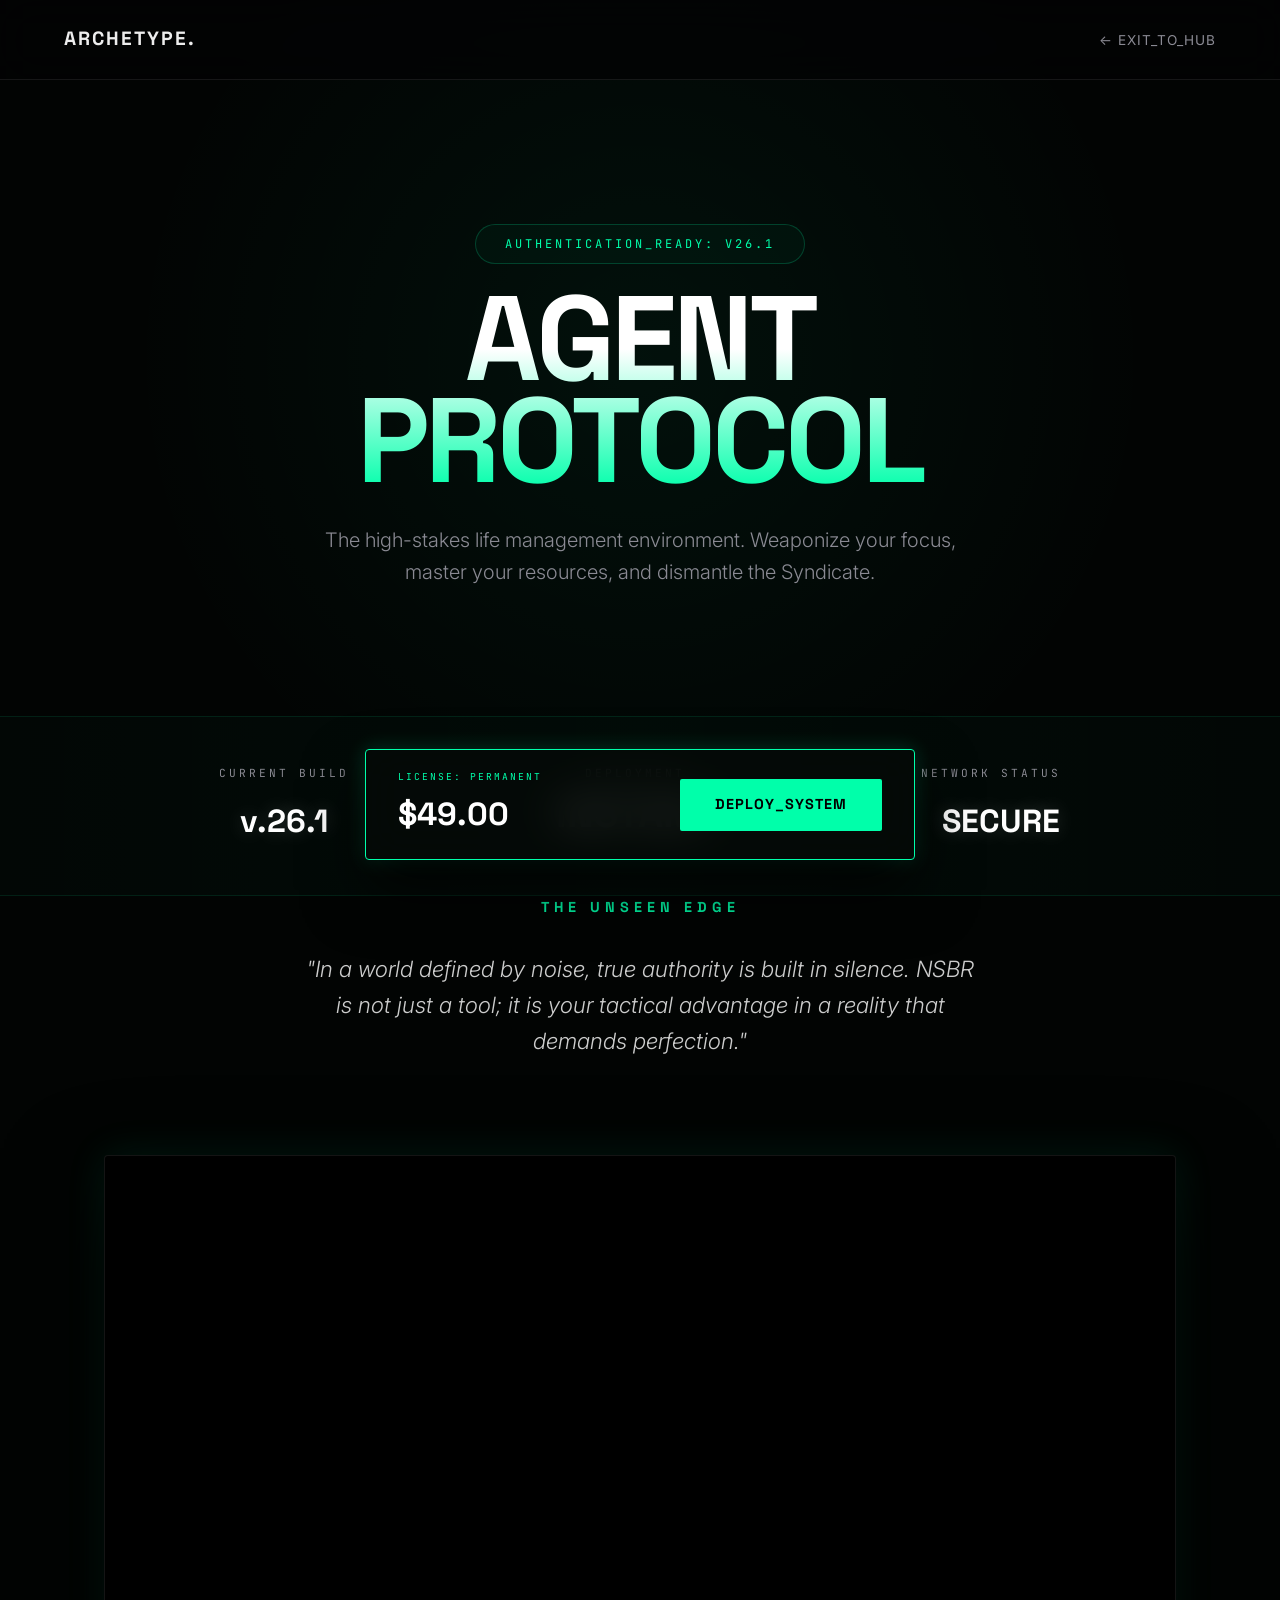
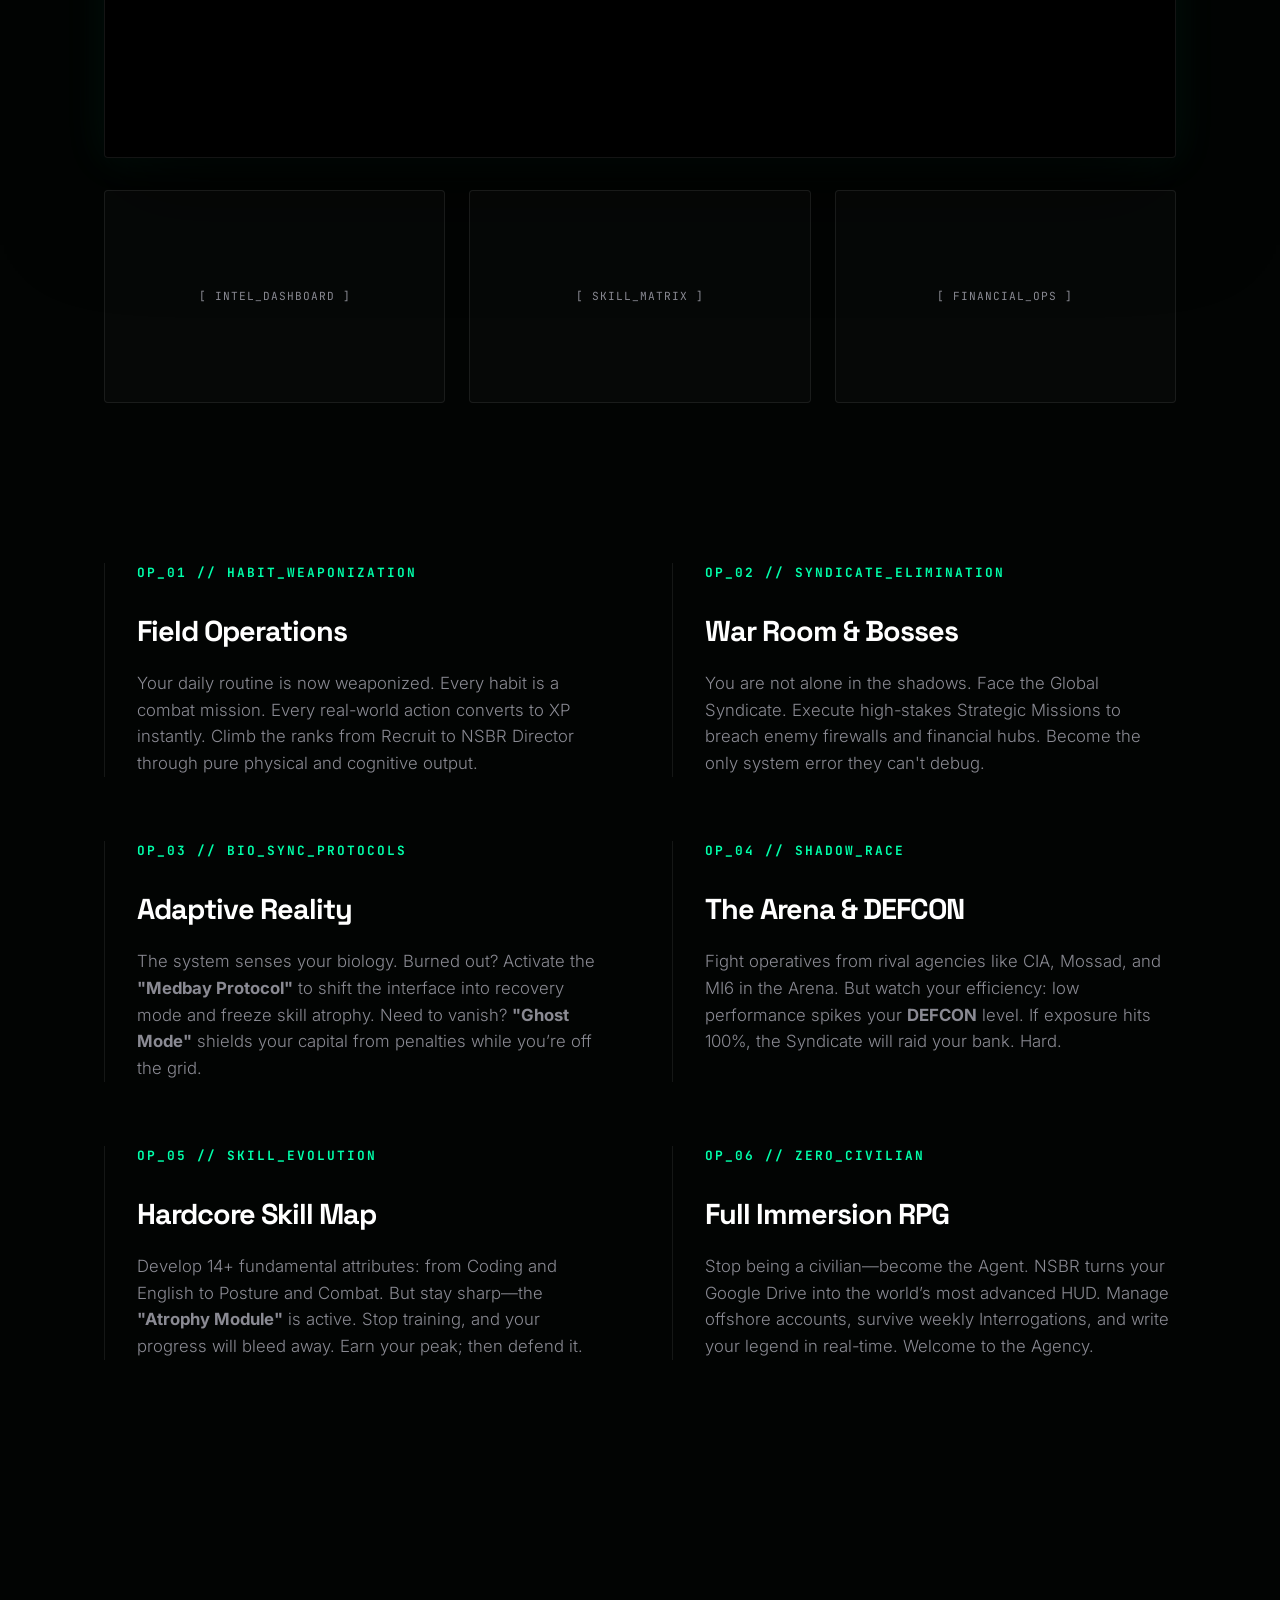
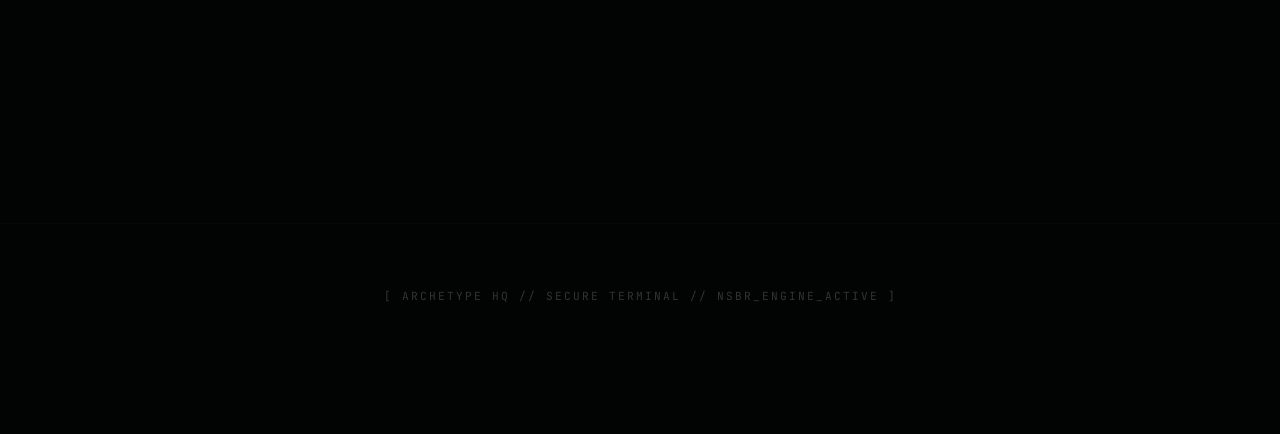
<file: agent-protocol.html>
<!DOCTYPE html>
<html lang="en">
<head>
    <meta charset="UTF-8">
    <meta name="viewport" content="width=device-width, initial-scale=1.0">
    <title>AGENT Protocol | NSBR Tactical Engine</title>
    <link rel="stylesheet" href="style.css">
    <link href="https://fonts.googleapis.com/css2?family=Space+Grotesk:wght@300;400;600;700&family=Inter:wght@300;400;600&family=JetBrains+Mono:wght@400;500&display=swap" rel="stylesheet">
    
    <style>
        :root { 
            --accent-color: #00ffaa; 
            --accent-glow: rgba(0, 255, 170, 0.3);
            --card-bg: rgba(255, 255, 255, 0.02);
            --border-color: rgba(255, 255, 255, 0.08);
        }

        body { 
            background-color: #020403; 
            color: #ededed; 
            overflow-x: hidden; 
            font-family: 'Inter', sans-serif;
            line-height: 1.6;
        }

        /* HERO SECTION */
        .hero-product { 
            padding: 14rem 5% 8rem; 
            text-align: center; 
            position: relative;
            background: radial-gradient(circle at center, rgba(0, 255, 170, 0.05) 0%, transparent 70%);
        }
        .hero-product h1 { 
            font-family: 'Space Grotesk'; 
            font-size: clamp(3.5rem, 10vw, 7.5rem); 
            line-height: 0.85; 
            margin: 1.5rem 0;
            text-transform: uppercase;
            letter-spacing: -4px;
            font-weight: 700;
            background: linear-gradient(180deg, #fff 30%, var(--accent-color) 100%);
            -webkit-background-clip: text;
            -webkit-text-fill-color: transparent;
        }
        .status-bar { 
            font-family: 'JetBrains Mono'; 
            color: var(--accent-color); 
            font-size: 0.75rem; 
            letter-spacing: 3px;
            border: 1px solid var(--accent-glow);
            display: inline-block;
            padding: 0.6rem 1.8rem;
            border-radius: 50px;
            background: rgba(0, 255, 170, 0.03);
            text-transform: uppercase;
        }

        /* PHILOSOPHY SECTION */
        .mission-intel {
            max-width: 800px;
            margin: 0 auto 6rem;
            text-align: center;
            padding: 0 5%;
        }
        .mission-intel h2 {
            font-family: 'Space Grotesk';
            font-size: 0.9rem;
            text-transform: uppercase;
            letter-spacing: 5px;
            color: var(--accent-color);
            margin-bottom: 2rem;
        }
        .mission-intel p {
            font-size: 1.4rem;
            font-weight: 300;
            line-height: 1.6;
            color: rgba(255,255,255,0.8);
            font-style: italic;
        }

        /* MEDIA SHOWCASE */
        .showcase-container { max-width: 1200px; margin: 0 auto; padding: 0 5%; }
        .main-video { 
            width: 100%; 
            aspect-ratio: 16 / 9; 
            background: #000; 
            border: 1px solid var(--border-color);
            border-radius: 4px;
            box-shadow: 0 40px 100px rgba(0,0,0,0.8), 0 0 40px rgba(0, 255, 170, 0.1);
            overflow: hidden;
            margin-bottom: 2rem;
            transition: transform 0.5s ease;
        }
        .main-video:hover { transform: scale(1.01); }
        .main-video iframe { width: 100%; height: 100%; border: none; }

        .screenshot-grid { 
            display: grid; 
            grid-template-columns: repeat(auto-fit, minmax(300px, 1fr)); 
            gap: 1.5rem; 
        }
        .screen-card { 
            aspect-ratio: 16 / 10; 
            background: var(--card-bg); 
            border: 1px solid var(--border-color); 
            border-radius: 4px;
            display: flex; align-items: center; justify-content: center;
            color: var(--text-muted); font-family: 'JetBrains Mono'; font-size: 0.7rem;
            transition: 0.4s cubic-bezier(0.2, 0.8, 0.2, 1);
            cursor: pointer;
            text-transform: uppercase;
            letter-spacing: 1px;
        }
        .screen-card:hover { 
            border-color: var(--accent-color); 
            background: rgba(0, 255, 170, 0.02);
            transform: translateY(-8px);
            box-shadow: 0 10px 30px rgba(0,0,0,0.5);
        }

        /* FEATURES SECTION */
        .features-section { padding: 10rem 5%; max-width: 1200px; margin: 0 auto; }
        .feat-grid { display: grid; grid-template-columns: repeat(auto-fit, minmax(350px, 1fr)); gap: 4rem; }
        .feat-item { position: relative; padding-left: 2rem; border-left: 1px solid var(--border-color); }
        .feat-item h3 { font-family: 'Space Grotesk'; font-size: 1.8rem; margin-bottom: 1rem; color: #fff; letter-spacing: -1px; }
        .feat-item p { color: var(--text-muted); font-size: 1.05rem; font-weight: 300; }
        .feat-icon { color: var(--accent-color); font-family: 'JetBrains Mono'; margin-bottom: 1.5rem; display: block; font-weight: 700; font-size: 0.8rem; letter-spacing: 2px; }

        /* BUY BAR */
        .buy-bar { 
            position: sticky; bottom: 2.5rem; 
            max-width: 550px; margin: 6rem auto; 
            background: rgba(5, 10, 8, 0.85);
            backdrop-filter: blur(20px);
            -webkit-backdrop-filter: blur(20px);
            padding: 1.2rem 2rem;
            border-radius: 4px;
            border: 1px solid var(--accent-color);
            display: flex; justify-content: space-between; align-items: center;
            z-index: 1000;
            box-shadow: 0 30px 60px rgba(0,0,0,0.8), 0 0 20px var(--accent-glow);
        }
        .buy-bar .price-tag { font-family: 'Space Grotesk'; font-size: 2rem; font-weight: 700; color: #fff; }
        .btn-launch { 
            background: var(--accent-color); 
            color: #000; 
            padding: 0.9rem 2.2rem; 
            border-radius: 2px; 
            font-family: 'Space Grotesk'; 
            font-weight: 700; 
            text-decoration: none;
            transition: 0.3s;
            text-transform: uppercase;
            font-size: 0.9rem;
            letter-spacing: 1px;
        }
        .btn-launch:hover { transform: scale(1.05); background: #fff; box-shadow: 0 0 30px #fff; }

        /* RESPONSIVE */
        @media (max-width: 768px) {
            .hero-product { padding-top: 10rem; }
            .hero-product h1 { font-size: 4rem; }
            .mission-intel p { font-size: 1.1rem; }
            .buy-bar { width: 92%; padding: 1rem 1.2rem; bottom: 1.5rem; border-radius: 2px; }
            .buy-bar .price-tag { font-size: 1.6rem; }
            .btn-launch { padding: 0.8rem 1.5rem; font-size: 0.8rem; }
            .feat-grid { gap: 3rem; }
        }
    </style>
</head>
<body class="theme-cyber">
    <div class="noise"></div>

    <nav class="glass-nav">
        <div class="logo">ARCHETYPE.</div>
        <ul class="nav-links">
            <li><a href="index.html">← EXIT_TO_HUB</a></li>
        </ul>
    </nav>

    <main>
        <section class="hero-product">
            <span class="status-bar">AUTHENTICATION_READY: v26.1</span>
            <h1>AGENT<br>PROTOCOL</h1>
            <p style="max-width: 650px; margin: 2rem auto 0; color: var(--text-muted); font-size: 1.25rem; font-weight: 300;">
                The high-stakes life management environment. Weaponize your focus, master your resources, and dismantle the Syndicate.
            </p>
        </section>
<section class="theme-cyber" style="border-top: 1px solid rgba(0, 255, 170, 0.1); border-bottom: 1px solid rgba(0, 255, 170, 0.1); background: linear-gradient(90deg, rgba(0,255,170,0.01) 0%, rgba(0,255,170,0.03) 50%, rgba(0,255,170,0.01) 100%); padding: 3rem 5%; position: relative; overflow: hidden;">
        
        <div style="position: absolute; top: 0; left: 0; width: 100%; height: 1px; background: linear-gradient(90deg, transparent, var(--card-accent), transparent); opacity: 0.5;"></div>

        <div style="max-width: 1000px; margin: 0 auto; display: flex; justify-content: space-around; flex-wrap: wrap; gap: 3rem; text-align: center;">
            
            <div>
                <span style="font-family: 'JetBrains Mono', monospace; font-size: 0.7rem; color: var(--text-muted); text-transform: uppercase; letter-spacing: 3px; display: block; margin-bottom: 0.8rem;">Current Build</span>
                <div style="font-family: 'Space Grotesk', sans-serif; font-size: 2rem; font-weight: 700; color: #fff; text-shadow: 0 0 20px rgba(255,255,255,0.2);">
                    v.26.1
                </div>
            </div>

            <div style="position: relative;">
                <span style="font-family: 'JetBrains Mono', monospace; font-size: 0.7rem; color: var(--card-accent); text-transform: uppercase; letter-spacing: 3px; display: block; margin-bottom: 0.8rem;">Deployment</span>
                <div style="font-family: 'Space Grotesk', sans-serif; font-size: 2.5rem; font-weight: 700; color: var(--card-accent); text-shadow: 0 0 30px var(--card-glow); line-height: 0.9;">
                    INSTANT
                </div>
            </div>

            <div>
                <span style="font-family: 'JetBrains Mono', monospace; font-size: 0.7rem; color: var(--text-muted); text-transform: uppercase; letter-spacing: 3px; display: block; margin-bottom: 0.8rem;">Network Status</span>
                <div style="font-family: 'Space Grotesk', sans-serif; font-size: 2rem; font-weight: 700; color: #fff; display: flex; align-items: center; justify-content: center; gap: 12px; text-shadow: 0 0 20px rgba(255,255,255,0.2);">
                    <div style="width: 8px; height: 8px; background: var(--card-accent); border-radius: 50%; box-shadow: 0 0 15px var(--card-accent); animation: pulse 2s infinite;"></div>
                    SECURE
                </div>
            </div>

        </div>
    </section>

    <style>
        @keyframes pulse {
            0% { transform: scale(1); opacity: 1; }
            50% { transform: scale(1.5); opacity: 0.5; }
            100% { transform: scale(1); opacity: 1; }
        }
    </style>
        <section class="mission-intel">
            <h2>The Unseen Edge</h2>
            <p>"In a world defined by noise, true authority is built in silence. NSBR is not just a tool; it is your tactical advantage in a reality that demands perfection."</p>
        </section>

        <section class="showcase-container">
            <div class="main-video">
                <iframe src="https://www.youtube.com/embed/dQw4w9WgXcQ?autoplay=0&mute=1&loop=1" title="AGENT Protocol Demo"></iframe>
            </div>
            <div class="screenshot-grid">
                <div class="screen-card">[ INTEL_DASHBOARD ]</div>
                <div class="screen-card">[ SKILL_MATRIX ]</div>
                <div class="screen-card">[ FINANCIAL_OPS ]</div>
            </div>
        </section>

        <section class="features-section">
    <div class="feat-grid">
        <div class="feat-item">
            <span class="feat-icon">OP_01 // HABIT_WEAPONIZATION</span>
            <h3>Field Operations</h3>
            <p>Your daily routine is now weaponized. Every habit is a combat mission. Every real-world action converts to XP instantly. Climb the ranks from Recruit to NSBR Director through pure physical and cognitive output.</p>
        </div>

        <div class="feat-item">
            <span class="feat-icon">OP_02 // SYNDICATE_ELIMINATION</span>
            <h3>War Room & Bosses</h3>
            <p>You are not alone in the shadows. Face the Global Syndicate. Execute high-stakes Strategic Missions to breach enemy firewalls and financial hubs. Become the only system error they can't debug.</p>
        </div>

        <div class="feat-item">
            <span class="feat-icon">OP_03 // BIO_SYNC_PROTOCOLS</span>
            <h3>Adaptive Reality</h3>
            <p>The system senses your biology. Burned out? Activate the <b>"Medbay Protocol"</b> to shift the interface into recovery mode and freeze skill atrophy. Need to vanish? <b>"Ghost Mode"</b> shields your capital from penalties while you’re off the grid.</p>
        </div>

        <div class="feat-item">
            <span class="feat-icon">OP_04 // SHADOW_RACE</span>
            <h3>The Arena & DEFCON</h3>
            <p>Fight operatives from rival agencies like CIA, Mossad, and MI6 in the Arena. But watch your efficiency: low performance spikes your <b>DEFCON</b> level. If exposure hits 100%, the Syndicate will raid your bank. Hard.</p>
        </div>

        <div class="feat-item">
            <span class="feat-icon">OP_05 // SKILL_EVOLUTION</span>
            <h3>Hardcore Skill Map</h3>
            <p>Develop 14+ fundamental attributes: from Coding and English to Posture and Combat. But stay sharp—the <b>"Atrophy Module"</b> is active. Stop training, and your progress will bleed away. Earn your peak; then defend it.</p>
        </div>

        <div class="feat-item">
            <span class="feat-icon">OP_06 // ZERO_CIVILIAN</span>
            <h3>Full Immersion RPG</h3>
            <p>Stop being a civilian—become the Agent. NSBR turns your Google Drive into the world’s most advanced HUD. Manage offshore accounts, survive weekly Interrogations, and write your legend in real-time. Welcome to the Agency.</p>
        </div>
    </div>
</section>

        <div class="buy-bar">
            <div class="price-info">
                <span style="display:block; font-size: 0.6rem; color: var(--accent-color); text-transform: uppercase; letter-spacing: 2px; font-family: 'JetBrains Mono'; margin-bottom: 4px;">License: Permanent</span>
                <span class="price-tag">$49.00</span>
            </div>
            <a href="https://lava.top/your-product-link" class="btn-launch">DEPLOY_SYSTEM</a>
        </div>

    </main>

    <footer style="text-align: center; padding: 4rem 0 8rem; opacity: 0.2; font-family: 'JetBrains Mono'; font-size: 0.7rem; letter-spacing: 2px;">
        [ ARCHETYPE HQ // SECURE TERMINAL // NSBR_ENGINE_ACTIVE ]
    </footer>
</body>
</html>
</file>
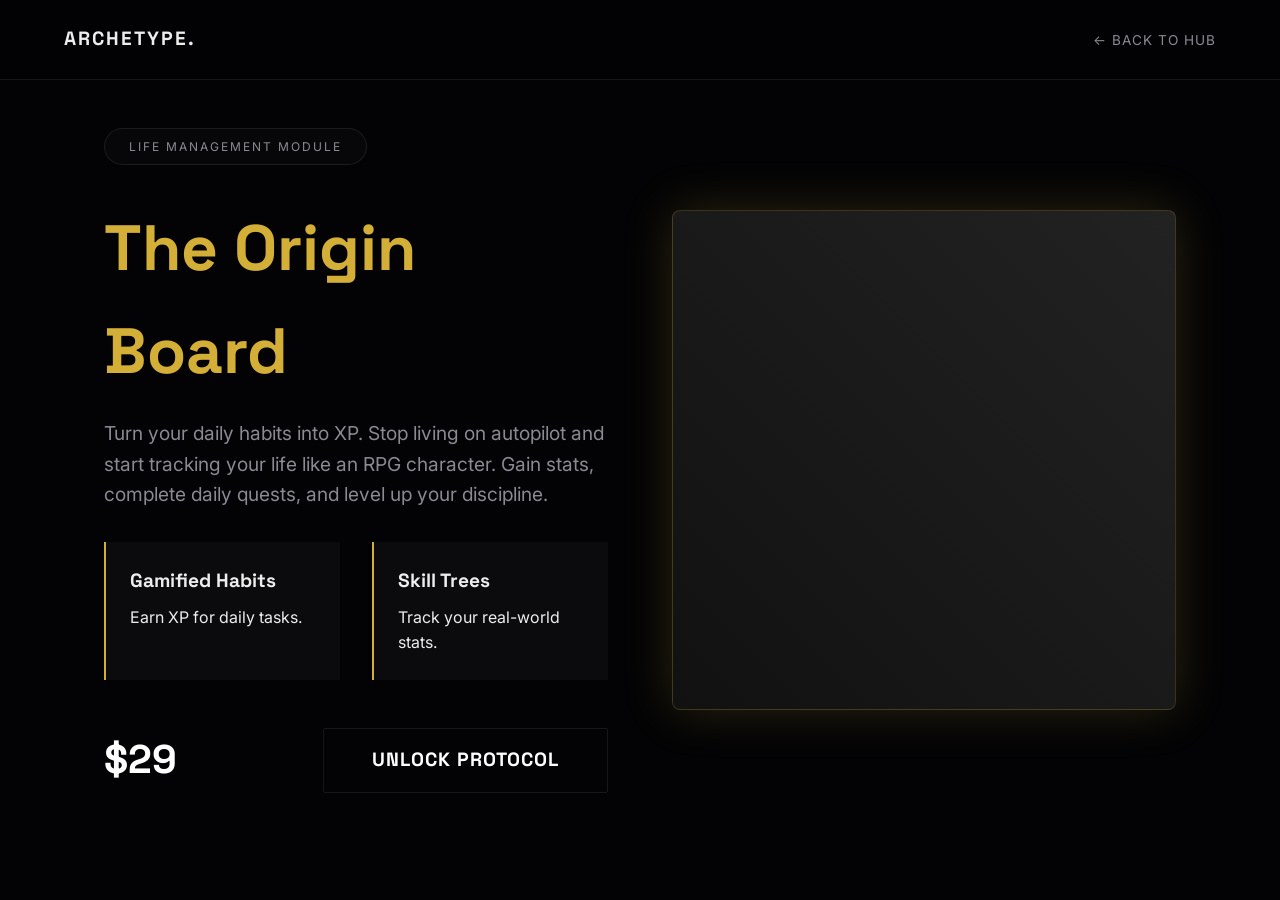
<file: origin.html>
<!DOCTYPE html>
<html lang="en">
<head>
    <meta charset="UTF-8">
    <meta name="viewport" content="width=device-width, initial-scale=1.0">
    <title>Archetype | The Origin Board</title>
    <link rel="stylesheet" href="style.css">
    <link href="https://fonts.googleapis.com/css2?family=Space+Grotesk:wght@400;600;700&family=Inter:wght@300;400&display=swap" rel="stylesheet">
    
    <style>
        .product-hero { padding: 8rem 5% 4rem; max-width: 1200px; margin: 0 auto; display: grid; grid-template-columns: 1fr 1fr; gap: 4rem; align-items: center; }
        .product-title { font-size: 4rem; margin-bottom: 1rem; color: var(--accent-color); }
        .product-desc { color: var(--text-muted); font-size: 1.2rem; margin-bottom: 2rem; }
        .product-image-large { width: 100%; height: 500px; background: linear-gradient(45deg, #111, #222); border-radius: 8px; border: 1px solid var(--accent-glow); box-shadow: 0 0 50px var(--accent-glow); }
        .stats-grid { display: grid; grid-template-columns: 1fr 1fr; gap: 2rem; margin-bottom: 3rem; }
        .stat-box { padding: 1.5rem; background: rgba(255,255,255,0.03); border-left: 2px solid var(--accent-color); }
        .stat-box h4 { font-family: 'Space Grotesk'; font-size: 1.2rem; margin-bottom: 0.5rem; }
    </style>
</head>

<body class="theme-rpg">
    
    <div class="noise"></div>

    <nav class="glass-nav">
        <div class="logo">ARCHETYPE.</div>
        <ul class="nav-links">
            <li><a href="index.html">← Back to Hub</a></li>
        </ul>
    </nav>

    <main class="product-hero">
        <div class="product-info">
            <span class="badge">Life Management Module</span>
            <h1 class="product-title">The Origin Board</h1>
            <p class="product-desc">Turn your daily habits into XP. Stop living on autopilot and start tracking your life like an RPG character. Gain stats, complete daily quests, and level up your discipline.</p>
            
            <div class="stats-grid">
                <div class="stat-box">
                    <h4>Gamified Habits</h4>
                    <p>Earn XP for daily tasks.</p>
                </div>
                <div class="stat-box">
                    <h4>Skill Trees</h4>
                    <p>Track your real-world stats.</p>
                </div>
            </div>

            <div class="price-row" style="border:none; padding:0;">
                <span class="price" style="font-size: 2.5rem; margin-right: 2rem;">$29</span>
                <a href="#" class="btn-buy" style="font-size: 1.2rem; padding: 1rem 3rem;">Unlock Protocol</a>
            </div>
        </div>

        <div class="product-image-large">
            </div>
    </main>

</body>
</html>
</file>
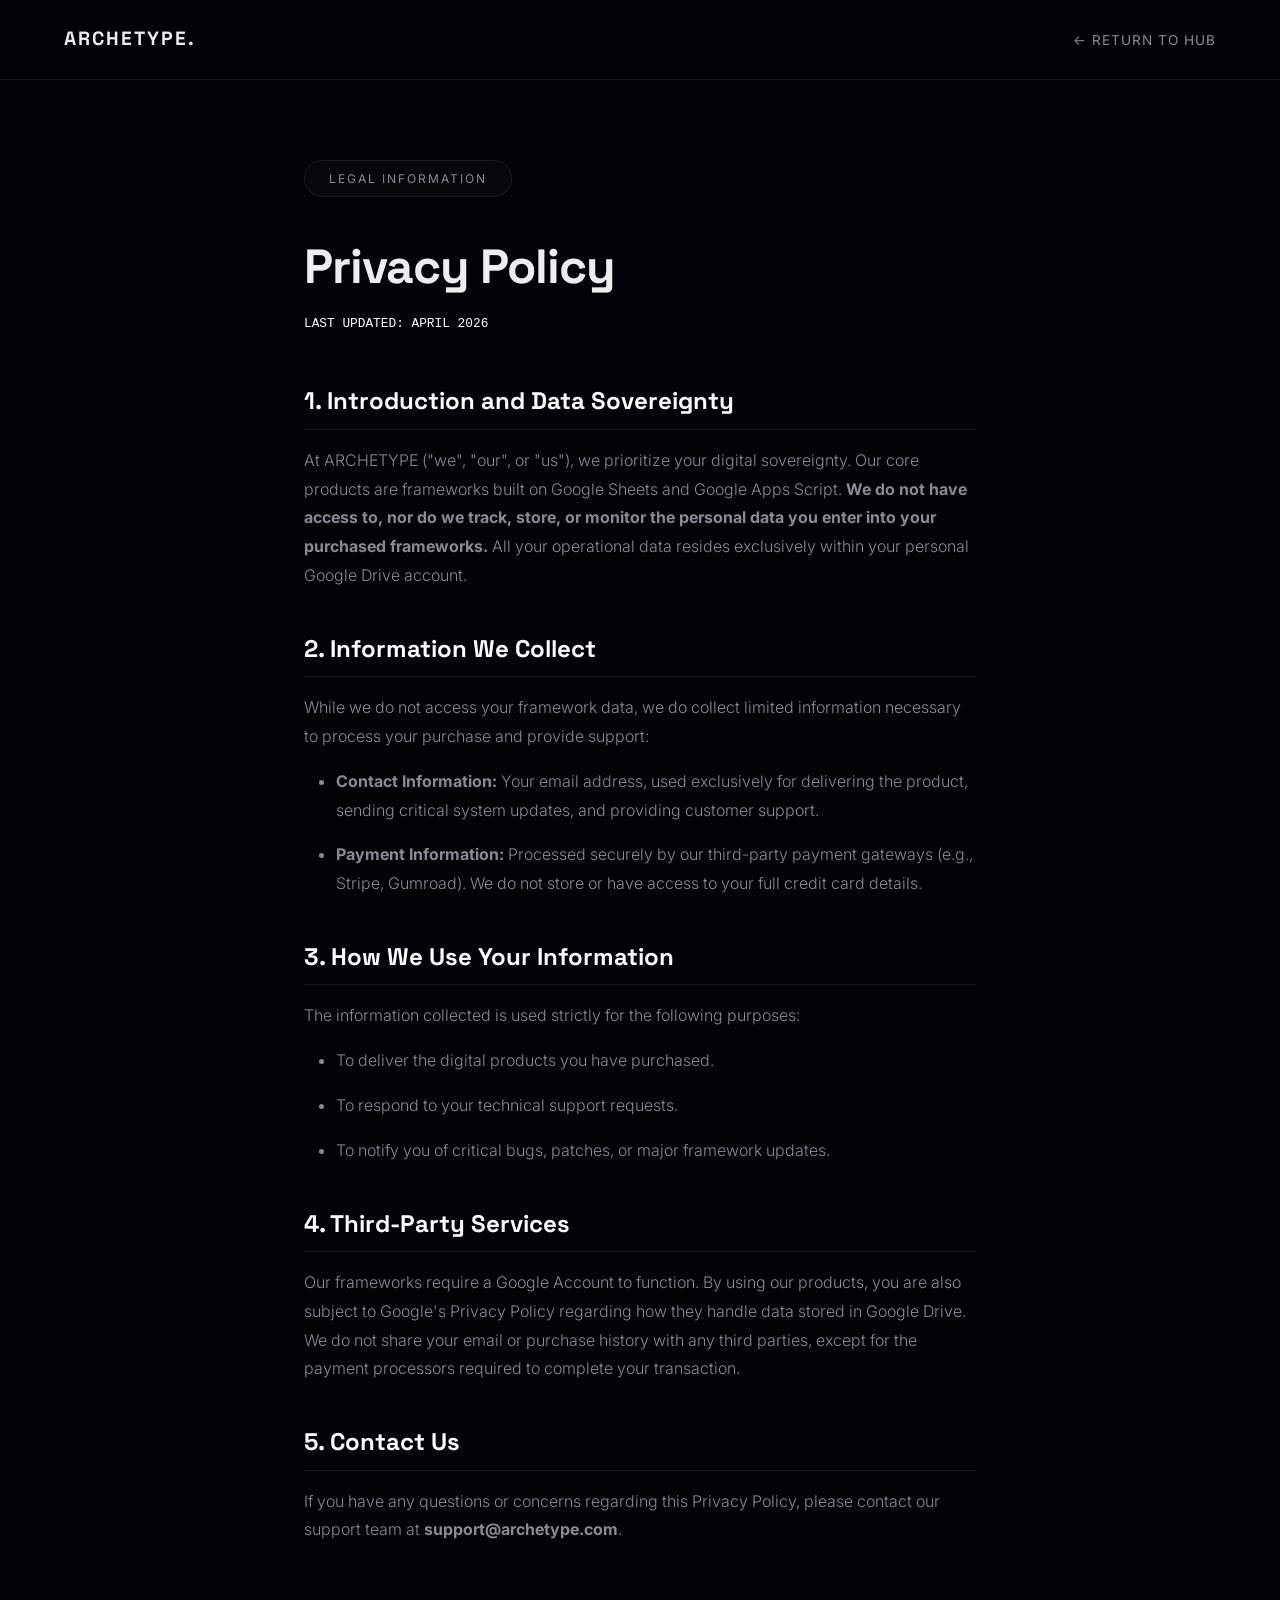
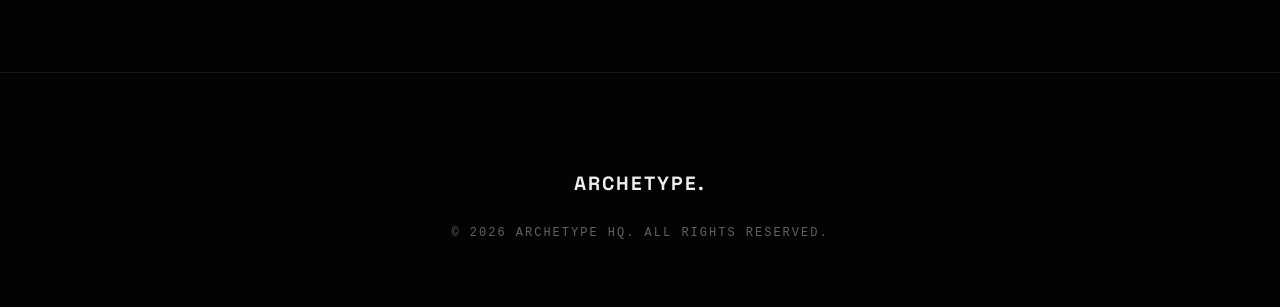
<file: privacy.html>
<!DOCTYPE html>
<html lang="en">
<head>
    <meta charset="UTF-8">
    <meta name="viewport" content="width=device-width, initial-scale=1.0">
    <title>Privacy Policy | ARCHETYPE</title>
    <link rel="stylesheet" href="style.css">
    <link href="https://fonts.googleapis.com/css2?family=Space+Grotesk:wght@400;600;700&family=Inter:wght@300;400;600&display=swap" rel="stylesheet">
    <style>
        .legal-main { max-width: 800px; margin: 10rem auto 8rem; padding: 0 5%; }
        .legal-main h1 { font-size: 3rem; margin-bottom: 0.5rem; letter-spacing: -1px; }
        .legal-main .last-updated { color: var(--accent-color); font-family: 'JetBrains Mono', monospace; font-size: 0.8rem; margin-bottom: 3rem; display: block; }
        .legal-main h3 { font-size: 1.5rem; margin: 2.5rem 0 1rem; color: #fff; border-bottom: 1px solid var(--glass-border); padding-bottom: 0.5rem; }
        .legal-main p, .legal-main li { color: var(--text-muted); font-size: 1rem; line-height: 1.8; font-weight: 300; margin-bottom: 1rem; }
        .legal-main ul { margin-left: 2rem; margin-bottom: 1.5rem; }
    </style>
</head>
<body>
    <div class="noise"></div>

    <nav class="glass-nav">
        <div class="logo">ARCHETYPE.</div>
        <ul class="nav-links">
            <li><a href="index.html">← Return to Hub</a></li>
        </ul>
    </nav>

    <main class="legal-main">
        <span class="badge">Legal Information</span>
        <h1>Privacy Policy</h1>
        <span class="last-updated">LAST UPDATED: APRIL 2026</span>

        <h3>1. Introduction and Data Sovereignty</h3>
        <p>At ARCHETYPE ("we", "our", or "us"), we prioritize your digital sovereignty. Our core products are frameworks built on Google Sheets and Google Apps Script. <strong>We do not have access to, nor do we track, store, or monitor the personal data you enter into your purchased frameworks.</strong> All your operational data resides exclusively within your personal Google Drive account.</p>

        <h3>2. Information We Collect</h3>
        <p>While we do not access your framework data, we do collect limited information necessary to process your purchase and provide support:</p>
        <ul>
            <li><strong>Contact Information:</strong> Your email address, used exclusively for delivering the product, sending critical system updates, and providing customer support.</li>
            <li><strong>Payment Information:</strong> Processed securely by our third-party payment gateways (e.g., Stripe, Gumroad). We do not store or have access to your full credit card details.</li>
        </ul>

        <h3>3. How We Use Your Information</h3>
        <p>The information collected is used strictly for the following purposes:</p>
        <ul>
            <li>To deliver the digital products you have purchased.</li>
            <li>To respond to your technical support requests.</li>
            <li>To notify you of critical bugs, patches, or major framework updates.</li>
        </ul>

        <h3>4. Third-Party Services</h3>
        <p>Our frameworks require a Google Account to function. By using our products, you are also subject to Google's Privacy Policy regarding how they handle data stored in Google Drive. We do not share your email or purchase history with any third parties, except for the payment processors required to complete your transaction.</p>

        <h3>5. Contact Us</h3>
        <p>If you have any questions or concerns regarding this Privacy Policy, please contact our support team at <strong>support@archetype.com</strong>.</p>
    </main>

    <footer>
        <div class="footer-content">
            <div class="logo">ARCHETYPE.</div>
            <div class="copyright">© 2026 ARCHETYPE HQ. ALL RIGHTS RESERVED.</div>
        </div>
    </footer>
</body>
</html>
</file>
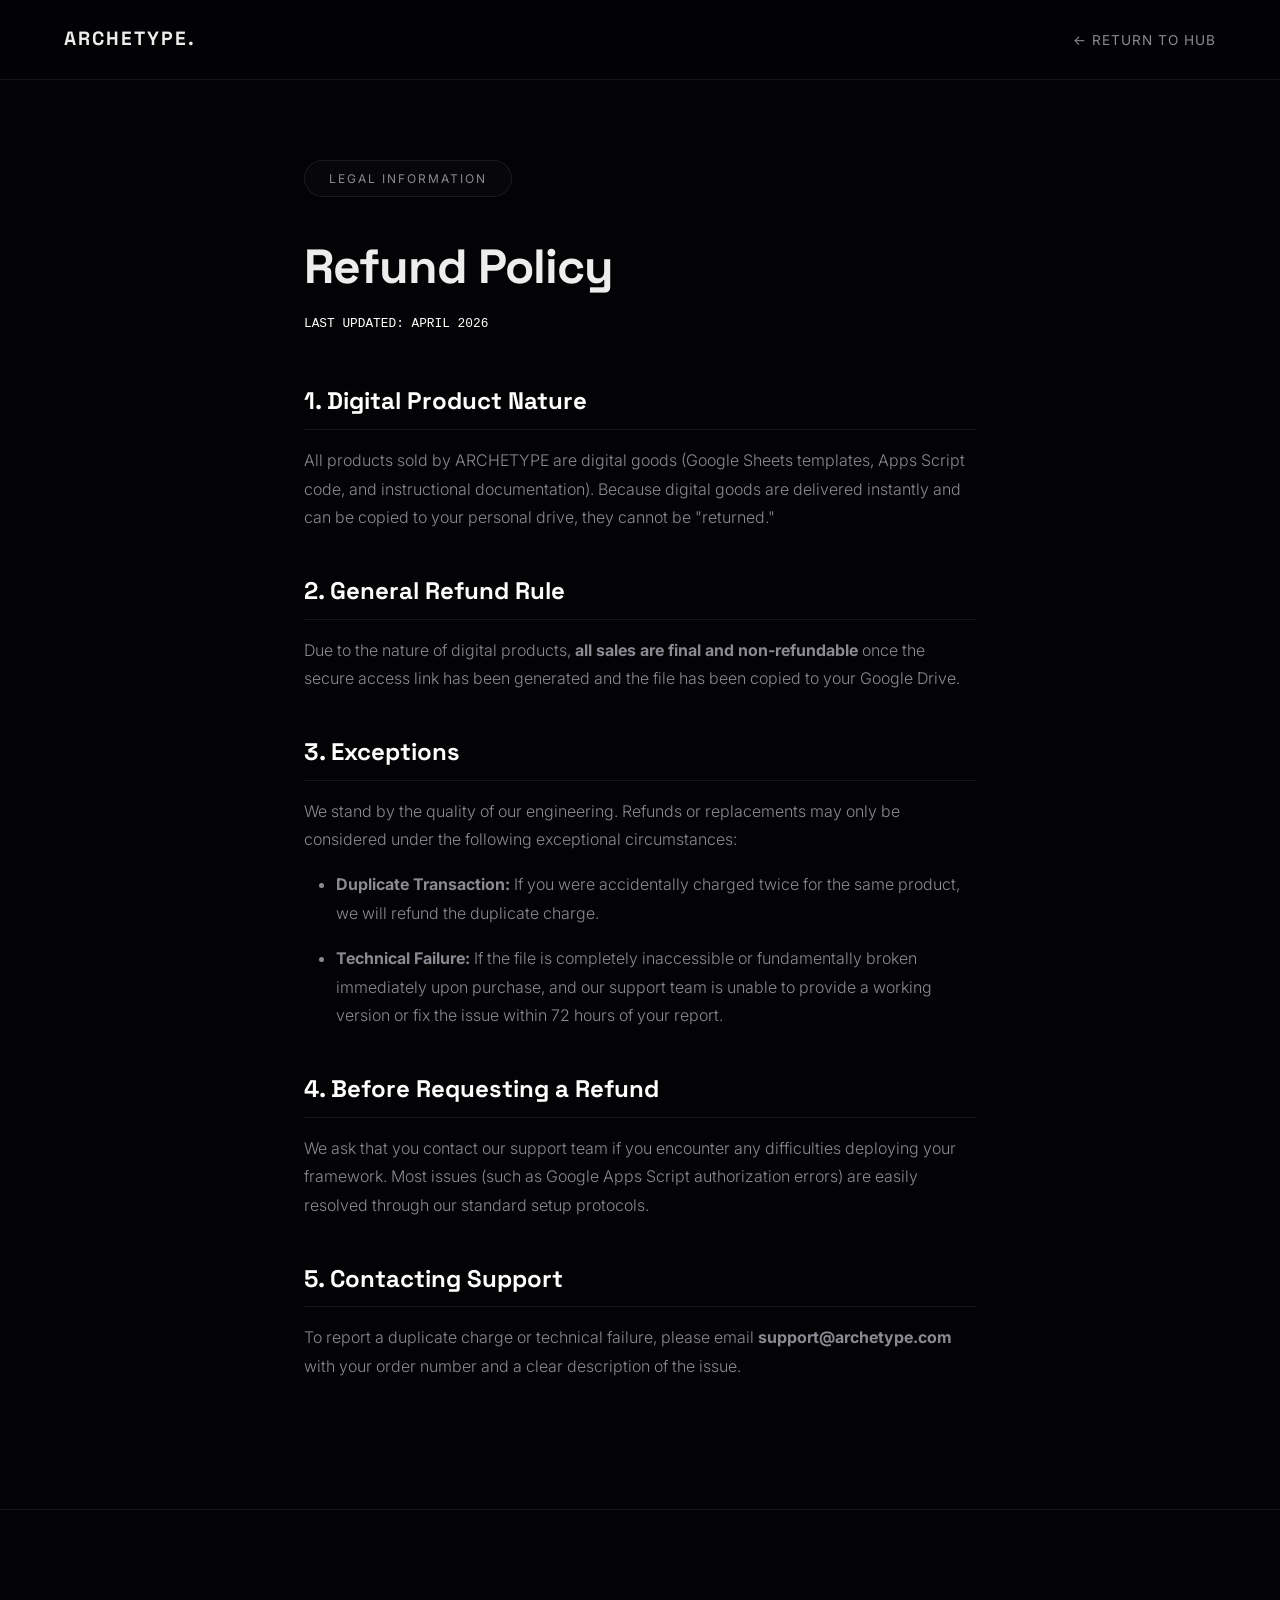
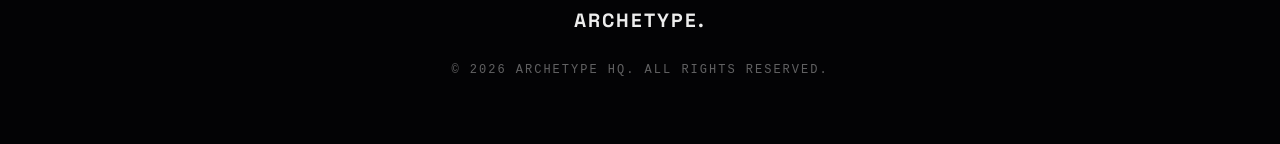
<file: refund.html>
<!DOCTYPE html>
<html lang="en">
<head>
    <meta charset="UTF-8">
    <meta name="viewport" content="width=device-width, initial-scale=1.0">
    <title>Refund Policy | ARCHETYPE</title>
    <link rel="stylesheet" href="style.css">
    <link href="https://fonts.googleapis.com/css2?family=Space+Grotesk:wght@400;600;700&family=Inter:wght@300;400;600&display=swap" rel="stylesheet">
    <style>
        .legal-main { max-width: 800px; margin: 10rem auto 8rem; padding: 0 5%; }
        .legal-main h1 { font-size: 3rem; margin-bottom: 0.5rem; letter-spacing: -1px; }
        .legal-main .last-updated { color: var(--accent-color); font-family: 'JetBrains Mono', monospace; font-size: 0.8rem; margin-bottom: 3rem; display: block; }
        .legal-main h3 { font-size: 1.5rem; margin: 2.5rem 0 1rem; color: #fff; border-bottom: 1px solid var(--glass-border); padding-bottom: 0.5rem; }
        .legal-main p, .legal-main li { color: var(--text-muted); font-size: 1rem; line-height: 1.8; font-weight: 300; margin-bottom: 1rem; }
        .legal-main ul { margin-left: 2rem; margin-bottom: 1.5rem; }
    </style>
</head>
<body>
    <div class="noise"></div>

    <nav class="glass-nav">
        <div class="logo">ARCHETYPE.</div>
        <ul class="nav-links">
            <li><a href="index.html">← Return to Hub</a></li>
        </ul>
    </nav>

    <main class="legal-main">
        <span class="badge">Legal Information</span>
        <h1>Refund Policy</h1>
        <span class="last-updated">LAST UPDATED: APRIL 2026</span>

        <h3>1. Digital Product Nature</h3>
        <p>All products sold by ARCHETYPE are digital goods (Google Sheets templates, Apps Script code, and instructional documentation). Because digital goods are delivered instantly and can be copied to your personal drive, they cannot be "returned."</p>

        <h3>2. General Refund Rule</h3>
        <p>Due to the nature of digital products, <strong>all sales are final and non-refundable</strong> once the secure access link has been generated and the file has been copied to your Google Drive.</p>

        <h3>3. Exceptions</h3>
        <p>We stand by the quality of our engineering. Refunds or replacements may only be considered under the following exceptional circumstances:</p>
        <ul>
            <li><strong>Duplicate Transaction:</strong> If you were accidentally charged twice for the same product, we will refund the duplicate charge.</li>
            <li><strong>Technical Failure:</strong> If the file is completely inaccessible or fundamentally broken immediately upon purchase, and our support team is unable to provide a working version or fix the issue within 72 hours of your report.</li>
        </ul>

        <h3>4. Before Requesting a Refund</h3>
        <p>We ask that you contact our support team if you encounter any difficulties deploying your framework. Most issues (such as Google Apps Script authorization errors) are easily resolved through our standard setup protocols.</p>

        <h3>5. Contacting Support</h3>
        <p>To report a duplicate charge or technical failure, please email <strong>support@archetype.com</strong> with your order number and a clear description of the issue.</p>
    </main>

    <footer>
        <div class="footer-content">
            <div class="logo">ARCHETYPE.</div>
            <div class="copyright">© 2026 ARCHETYPE HQ. ALL RIGHTS RESERVED.</div>
        </div>
    </footer>
</body>
</html>
</file>
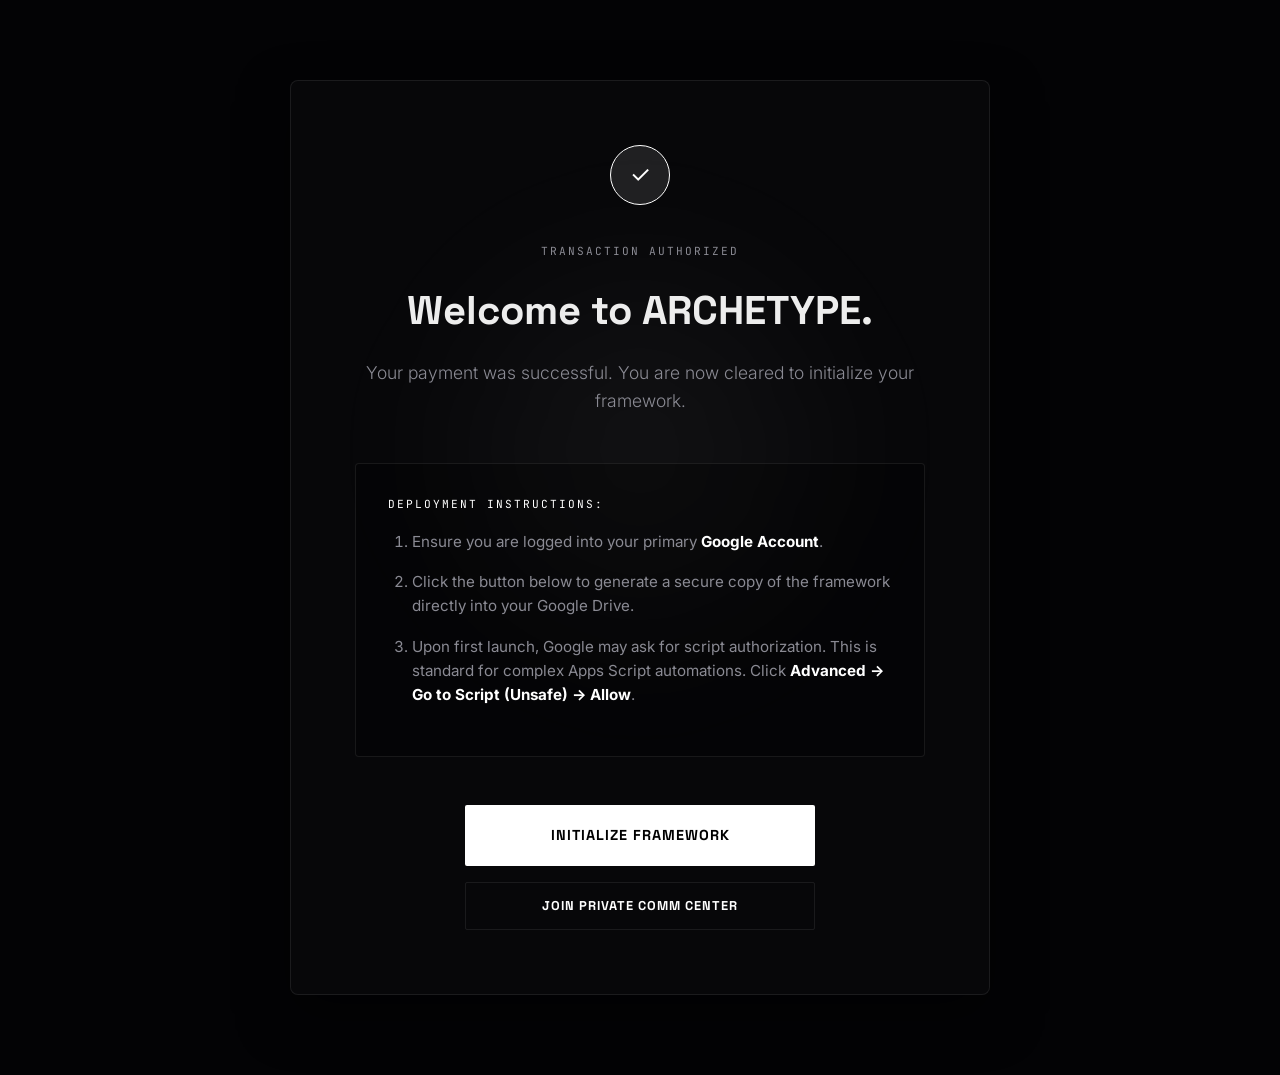
<file: success.html>
<!DOCTYPE html>
<html lang="en">
<head>
    <meta charset="UTF-8">
    <meta name="viewport" content="width=device-width, initial-scale=1.0">
    <title>Transaction Successful | ARCHETYPE</title>
    <link rel="stylesheet" href="style.css">
    <link href="https://fonts.googleapis.com/css2?family=Space+Grotesk:wght@400;600;700&family=Inter:wght@300;400;600&family=JetBrains+Mono:wght@400&display=swap" rel="stylesheet">
    <style>
        .success-container {
            min-height: 100vh;
            display: flex;
            align-items: center;
            justify-content: center;
            padding: 5rem 5%;
            text-align: center;
            position: relative;
        }
        .success-box {
            background: var(--glass-bg);
            border: 1px solid var(--glass-border);
            border-radius: 8px;
            padding: 4rem;
            max-width: 700px;
            position: relative;
            z-index: 2;
            box-shadow: 0 20px 50px rgba(0,0,0,0.5);
        }
        .success-icon {
            width: 60px;
            height: 60px;
            background: rgba(255, 255, 255, 0.1);
            border: 1px solid #fff;
            border-radius: 50%;
            display: flex;
            align-items: center;
            justify-content: center;
            margin: 0 auto 2rem;
            font-size: 1.5rem;
            color: #fff;
        }
        .instructions {
            text-align: left;
            margin: 3rem 0;
            padding: 2rem;
            background: rgba(0,0,0,0.3);
            border: 1px solid var(--glass-border);
            border-radius: 4px;
        }
        .instructions li {
            color: var(--text-muted);
            margin-bottom: 1rem;
            font-size: 0.95rem;
            line-height: 1.6;
        }
        .instructions strong {
            color: #fff;
        }
    </style>
</head>
<body>
    <div class="noise"></div>
    <div class="hero-glow"></div> <div class="success-container">
        <div class="success-box">
            <div class="success-icon">✓</div>
            <span style="font-family: 'JetBrains Mono', monospace; font-size: 0.7rem; color: var(--text-muted); text-transform: uppercase; letter-spacing: 2px;">Transaction Authorized</span>
            <h1 style="font-family: 'Space Grotesk', sans-serif; font-size: 2.5rem; margin: 1rem 0;">Welcome to ARCHETYPE.</h1>
            <p style="color: var(--text-muted); font-size: 1.1rem; font-weight: 300;">Your payment was successful. You are now cleared to initialize your framework.</p>

            <div class="instructions">
                <span style="font-family: 'JetBrains Mono', monospace; font-size: 0.7rem; color: #fff; text-transform: uppercase; letter-spacing: 2px; display: block; margin-bottom: 1rem;">Deployment Instructions:</span>
                <ol style="margin-left: 1.5rem;">
                    <li>Ensure you are logged into your primary <strong>Google Account</strong>.</li>
                    <li>Click the button below to generate a secure copy of the framework directly into your Google Drive.</li>
                    <li>Upon first launch, Google may ask for script authorization. This is standard for complex Apps Script automations. Click <strong>Advanced → Go to Script (Unsafe) → Allow</strong>.</li>
                </ol>
            </div>

            <div style="display: flex; flex-direction: column; gap: 1rem; align-items: center;">
                <a href="#" class="btn-primary" style="width: 100%; max-width: 350px;">Initialize Framework</a>
                
                <a href="https://t.me/your_private_channel" class="btn-buy" style="width: 100%; max-width: 350px;">Join Private Comm Center</a>
            </div>
        </div>
    </div>

</body>
</html>
</file>
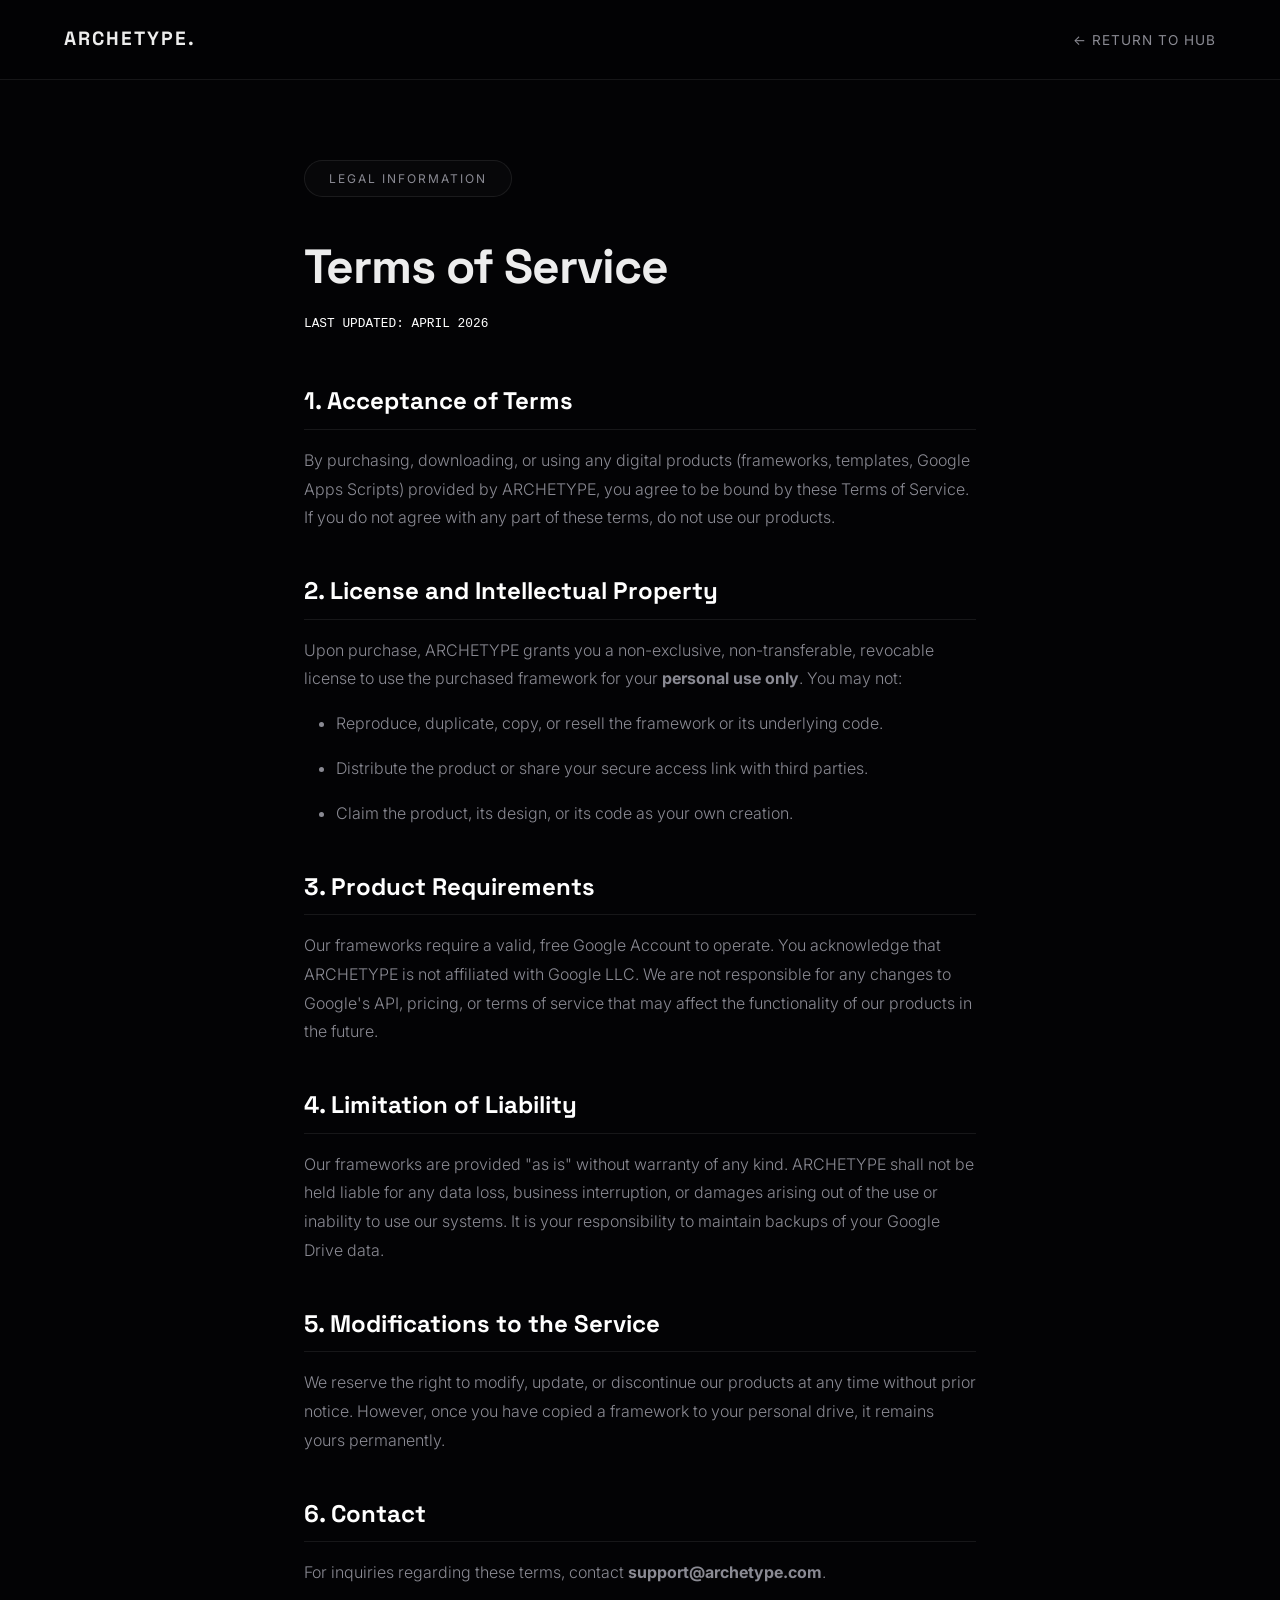
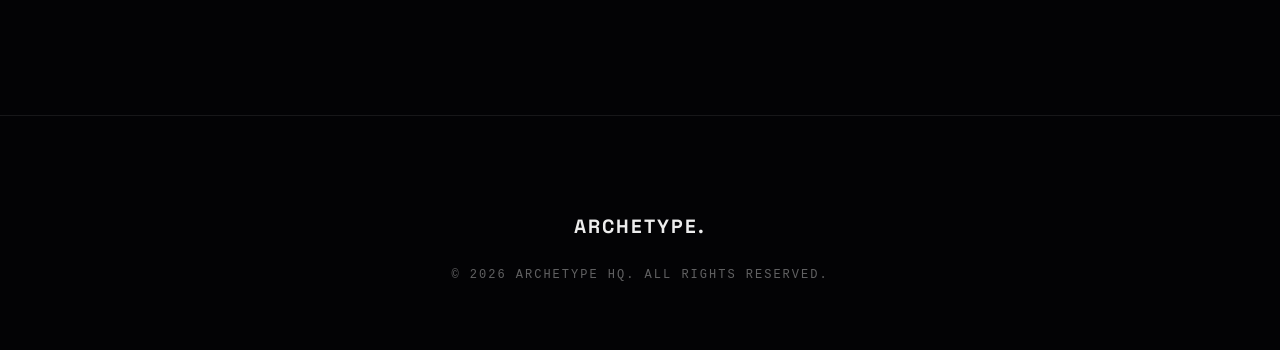
<file: terms.html>
<!DOCTYPE html>
<html lang="en">
<head>
    <meta charset="UTF-8">
    <meta name="viewport" content="width=device-width, initial-scale=1.0">
    <title>Terms of Service | ARCHETYPE</title>
    <link rel="stylesheet" href="style.css">
    <link href="https://fonts.googleapis.com/css2?family=Space+Grotesk:wght@400;600;700&family=Inter:wght@300;400;600&display=swap" rel="stylesheet">
    <style>
        .legal-main { max-width: 800px; margin: 10rem auto 8rem; padding: 0 5%; }
        .legal-main h1 { font-size: 3rem; margin-bottom: 0.5rem; letter-spacing: -1px; }
        .legal-main .last-updated { color: var(--accent-color); font-family: 'JetBrains Mono', monospace; font-size: 0.8rem; margin-bottom: 3rem; display: block; }
        .legal-main h3 { font-size: 1.5rem; margin: 2.5rem 0 1rem; color: #fff; border-bottom: 1px solid var(--glass-border); padding-bottom: 0.5rem; }
        .legal-main p, .legal-main li { color: var(--text-muted); font-size: 1rem; line-height: 1.8; font-weight: 300; margin-bottom: 1rem; }
        .legal-main ul { margin-left: 2rem; margin-bottom: 1.5rem; }
    </style>
</head>
<body>
    <div class="noise"></div>

    <nav class="glass-nav">
        <div class="logo">ARCHETYPE.</div>
        <ul class="nav-links">
            <li><a href="index.html">← Return to Hub</a></li>
        </ul>
    </nav>

    <main class="legal-main">
        <span class="badge">Legal Information</span>
        <h1>Terms of Service</h1>
        <span class="last-updated">LAST UPDATED: APRIL 2026</span>

        <h3>1. Acceptance of Terms</h3>
        <p>By purchasing, downloading, or using any digital products (frameworks, templates, Google Apps Scripts) provided by ARCHETYPE, you agree to be bound by these Terms of Service. If you do not agree with any part of these terms, do not use our products.</p>

        <h3>2. License and Intellectual Property</h3>
        <p>Upon purchase, ARCHETYPE grants you a non-exclusive, non-transferable, revocable license to use the purchased framework for your <strong>personal use only</strong>. You may not:</p>
        <ul>
            <li>Reproduce, duplicate, copy, or resell the framework or its underlying code.</li>
            <li>Distribute the product or share your secure access link with third parties.</li>
            <li>Claim the product, its design, or its code as your own creation.</li>
        </ul>

        <h3>3. Product Requirements</h3>
        <p>Our frameworks require a valid, free Google Account to operate. You acknowledge that ARCHETYPE is not affiliated with Google LLC. We are not responsible for any changes to Google's API, pricing, or terms of service that may affect the functionality of our products in the future.</p>

        <h3>4. Limitation of Liability</h3>
        <p>Our frameworks are provided "as is" without warranty of any kind. ARCHETYPE shall not be held liable for any data loss, business interruption, or damages arising out of the use or inability to use our systems. It is your responsibility to maintain backups of your Google Drive data.</p>

        <h3>5. Modifications to the Service</h3>
        <p>We reserve the right to modify, update, or discontinue our products at any time without prior notice. However, once you have copied a framework to your personal drive, it remains yours permanently.</p>
        
        <h3>6. Contact</h3>
        <p>For inquiries regarding these terms, contact <strong>support@archetype.com</strong>.</p>
    </main>

    <footer>
        <div class="footer-content">
            <div class="logo">ARCHETYPE.</div>
            <div class="copyright">© 2026 ARCHETYPE HQ. ALL RIGHTS RESERVED.</div>
        </div>
    </footer>
</body>
</html>
</file>
<file: style.css>
/* Базовые переменные и настройки */
:root {
    --bg-color: #030305;
    --text-main: #ededed;
    --text-muted: #8a8a93;
    --accent-color: #ffffff;
    --accent-glow: rgba(255, 255, 255, 0.15);
    --glass-bg: rgba(255, 255, 255, 0.02);
    --glass-border: rgba(255, 255, 255, 0.08);
}

/* 🟢 ТЕМА: Секретный Агент / Кибер */
.theme-cyber {
    --accent-color: #00ffaa;
    --accent-glow: rgba(0, 255, 170, 0.2);
    --card-hover-bg: rgba(0, 255, 170, 0.03);
}

/* 🟡 ТЕМА: Темное Фэнтези / RPG */
.theme-rpg {
    --accent-color: #d4af37;
    --accent-glow: rgba(212, 175, 55, 0.2);
    --card-hover-bg: rgba(212, 175, 55, 0.03);
}

* {
    margin: 0;
    padding: 0;
    box-sizing: border-box;
    scroll-behavior: smooth;
    -webkit-font-smoothing: antialiased;
}

body {
    background-color: var(--bg-color);
    color: var(--text-main);
    font-family: 'Inter', sans-serif;
    line-height: 1.6;
    overflow-x: hidden;
}

/* Заголовки */
h1, h2, h3, .logo, .stat-number, .price {
    font-family: 'Space Grotesk', sans-serif;
}

/* Эффект атмосферного шума */
.noise {
    position: fixed;
    top: 0; left: 0; width: 100vw; height: 100vh;
    pointer-events: none;
    z-index: 9999;
    opacity: 0.03;
    background-image: url('https://upload.wikimedia.org/wikipedia/commons/7/76/1k_Dissolve_Noise_Texture.png');
}

/* Стеклянная навигация */
.glass-nav {
    position: fixed;
    top: 0; left: 0; width: 100%;
    display: flex;
    justify-content: space-between;
    align-items: center;
    padding: 1.5rem 5%;
    background: rgba(3, 3, 5, 0.75);
    backdrop-filter: blur(20px);
    -webkit-backdrop-filter: blur(20px);
    border-bottom: 1px solid var(--glass-border);
    z-index: 1000;
}

.logo { font-size: 1.2rem; font-weight: 700; letter-spacing: 2px; }
.nav-links { list-style: none; display: flex; gap: 2.5rem; }
.nav-links a { text-decoration: none; color: var(--text-muted); font-size: 0.85rem; text-transform: uppercase; letter-spacing: 1px; transition: color 0.3s; }
.nav-links a:hover { color: var(--accent-color); }

/* Главный экран (Hero) */
.hero {
    min-height: 100vh;
    display: flex; justify-content: center; align-items: center;
    text-align: center; position: relative; padding: 0 5%;
}
.hero-content { position: relative; z-index: 2; max-width: 800px; }

.badge {
    display: inline-block;
    padding: 0.5rem 1.5rem;
    border: 1px solid var(--glass-border);
    border-radius: 50px;
    font-size: 0.75rem;
    color: var(--text-muted);
    margin-bottom: 2rem;
    text-transform: uppercase;
    letter-spacing: 2px;
    background: var(--glass-bg);
}

.hero h1 {
    font-size: clamp(3.5rem, 10vw, 6.5rem);
    line-height: 0.9;
    font-weight: 700;
    letter-spacing: -3px;
    margin-bottom: 1.5rem;
    background: linear-gradient(180deg, #ffffff 30%, rgba(255,255,255,0.3) 100%);
    -webkit-background-clip: text;
    -webkit-text-fill-color: transparent;
}
.hero p { font-size: 1.2rem; font-weight: 300; color: var(--text-muted); margin: 0 auto 3rem; max-width: 600px; }

.hero-glow {
    position: absolute; width: 50vw; height: 50vw;
    background: radial-gradient(circle, rgba(255,255,255,0.05) 0%, transparent 60%);
    top: 50%; left: 50%; transform: translate(-50%, -50%);
    z-index: 1; pointer-events: none; filter: blur(50px);
}

/* Кнопки */
.btn-primary, .btn-buy {
    text-decoration: none; background: #fff; color: #000;
    padding: 1.2rem 3rem; border-radius: 2px;
    font-weight: 700; font-family: 'Space Grotesk', sans-serif;
    text-transform: uppercase; letter-spacing: 1px; font-size: 0.9rem;
    transition: all 0.4s cubic-bezier(0.165, 0.84, 0.44, 1);
    display: inline-block;
}
.btn-primary:hover, .btn-buy:hover {
    background: var(--accent-color);
    box-shadow: 0 0 30px var(--accent-glow);
    transform: translateY(-3px);
}
.btn-buy { padding: 0.8rem 2rem; font-size: 0.8rem; background: transparent; border: 1px solid var(--glass-border); color: #fff; }
.card:hover .btn-buy { border-color: var(--accent-color); color: var(--accent-color); }
.btn-buy:hover { background: var(--accent-color) !important; color: #000 !important; }

/* Философия / Манифест */
.philosophy { padding: 10rem 5%; border-top: 1px solid var(--glass-border); }
.philosophy-grid { max-width: 1200px; margin: 0 auto; display: grid; grid-template-columns: 1fr 1fr; gap: 6rem; align-items: center; }
.lore-text h2 { font-size: 3rem; margin-bottom: 1.5rem; line-height: 1.1; letter-spacing: -1px; }
.lore-text p { color: var(--text-muted); font-size: 1.1rem; font-weight: 300; }
.lore-stats { display: flex; flex-direction: column; gap: 3rem; border-left: 1px solid var(--glass-border); padding-left: 4rem; }
.stat-number { font-size: 3.5rem; color: rgba(255,255,255,0.1); line-height: 0.8; margin-bottom: 0.5rem; }
.stat-label { font-size: 0.85rem; color: var(--accent-color); text-transform: uppercase; letter-spacing: 2px; }

/* Витрина Товаров (Элитный Магазин) */
.showcase { padding: 8rem 5% 12rem; max-width: 1300px; margin: 0 auto; }
.section-header { margin-bottom: 5rem; text-align: center; }
.section-header h2 { font-size: 3.5rem; margin-bottom: 1rem; letter-spacing: -2px; }
.section-header p { color: var(--text-muted); font-weight: 300; font-size: 1.1rem; }

.grid { display: grid; grid-template-columns: repeat(auto-fit, minmax(450px, 1fr)); gap: 3rem; }

/* Улучшенные Карточки Товаров */
.card {
    background: var(--glass-bg);
    border: 1px solid var(--glass-border);
    border-radius: 6px;
    overflow: hidden;
    transition: all 0.5s cubic-bezier(0.19, 1, 0.22, 1);
    display: flex; flex-direction: column;
}

.card:hover { transform: translateY(-12px); border-color: var(--accent-color); background: var(--card-hover-bg); box-shadow: 0 30px 60px rgba(0,0,0,0.6); }

/* Контейнер для изображения */
.card-image-wrapper {
    width: 100%;
    aspect-ratio: 16 / 10;
    overflow: hidden;
    position: relative;
    border-bottom: 1px solid var(--glass-border);
    background: #000;
}
.card-image-wrapper img {
    width: 100%; height: 100%;
    object-fit: cover;
    opacity: 0.7;
    transition: transform 0.8s ease, opacity 0.4s ease;
}
.card:hover .card-image-wrapper img { transform: scale(1.05); opacity: 1; }

.card-content { padding: 3rem 2.5rem; display: flex; flex-direction: column; flex-grow: 1; }
.category { font-family: 'JetBrains Mono', monospace; font-size: 0.7rem; text-transform: uppercase; letter-spacing: 2px; color: var(--accent-color); margin-bottom: 1rem; }
.card-content h3 { font-size: 2rem; margin-bottom: 1rem; }
.card-content p { color: var(--text-muted); font-size: 1rem; font-weight: 300; margin-bottom: 2.5rem; line-height: 1.7; flex-grow: 1; }

.price-row { display: flex; justify-content: space-between; align-items: center; padding-top: 2rem; border-top: 1px solid var(--glass-border); }
.price { font-size: 1.8rem; font-weight: 700; color: #fff; }

/* Подвал */
footer { padding: 6rem 5% 4rem; border-top: 1px solid var(--glass-border); text-align: center; }
.footer-content { display: flex; flex-direction: column; align-items: center; gap: 1.5rem; }
.copyright { font-size: 0.75rem; letter-spacing: 2px; opacity: 0.4; font-family: 'JetBrains Mono', monospace; text-transform: uppercase; }

/* Адаптивность */
@media (max-width: 1024px) {
    .philosophy-grid { grid-template-columns: 1fr; gap: 4rem; }
    .lore-stats { border-left: none; border-top: 1px solid var(--glass-border); padding-left: 0; padding-top: 3rem; flex-direction: row; justify-content: space-around; flex-wrap: wrap; }
}
@media (max-width: 768px) {
    .nav-links { display: none; }
    .grid { grid-template-columns: 1fr; }
    .card-content { padding: 2rem 1.5rem; }
    .lore-stats { flex-direction: column; align-items: center; text-align: center; }
}
/* --- FAQ SECTION (АККОРДЕОН) --- */
.faq-section { 
    padding: 8rem 5%; 
    max-width: 900px; 
    margin: 0 auto; 
    border-top: 1px solid var(--glass-border); 
}
.faq-grid { 
    display: flex; 
    flex-direction: column; 
    gap: 1rem; 
    margin-top: 4rem; 
}
.faq-item { 
    background: var(--glass-bg); 
    border: 1px solid var(--glass-border); 
    border-radius: 4px; 
    overflow: hidden; 
    transition: 0.3s ease; 
}
.faq-item:hover { border-color: rgba(255,255,255,0.2); }
.faq-item summary { 
    padding: 1.5rem 2rem; 
    font-family: 'Space Grotesk', sans-serif; 
    font-size: 1.1rem; 
    font-weight: 600; 
    cursor: pointer; 
    list-style: none; 
    display: flex; 
    justify-content: space-between; 
    align-items: center; 
    color: #fff; 
}
.faq-item summary::-webkit-details-marker { display: none; /* Убираем стандартный треугольник */ }
.faq-item summary::after { 
    content: '+'; 
    color: var(--text-muted); 
    font-size: 1.5rem; 
    font-weight: 300; 
    transition: transform 0.3s; 
}
.faq-item[open] summary::after { 
    transform: rotate(45deg); /* Превращаем плюс в крестик при открытии */
    color: #fff; 
}
.faq-item p { 
    padding: 0 2rem 1.5rem; 
    color: var(--text-muted); 
    font-size: 0.95rem; 
    line-height: 1.6; 
    border-top: 1px solid rgba(255,255,255,0.02); 
    margin-top: 1rem; 
    padding-top: 1.5rem; 
    font-weight: 300; 
}

/* --- ЮРИДИЧЕСКИЕ ССЫЛКИ В ФУТЕРЕ --- */
.legal-links { 
    display: flex; 
    gap: 2rem; 
    margin-top: 1.5rem; 
    flex-wrap: wrap; 
    justify-content: center;
}
.legal-links a { 
    color: var(--text-muted); 
    text-decoration: none; 
    font-size: 0.75rem; 
    text-transform: uppercase; 
    letter-spacing: 1px; 
    transition: color 0.3s; 
    font-family: 'JetBrains Mono', monospace;
}
.legal-links a:hover { color: #fff; }
</file>
